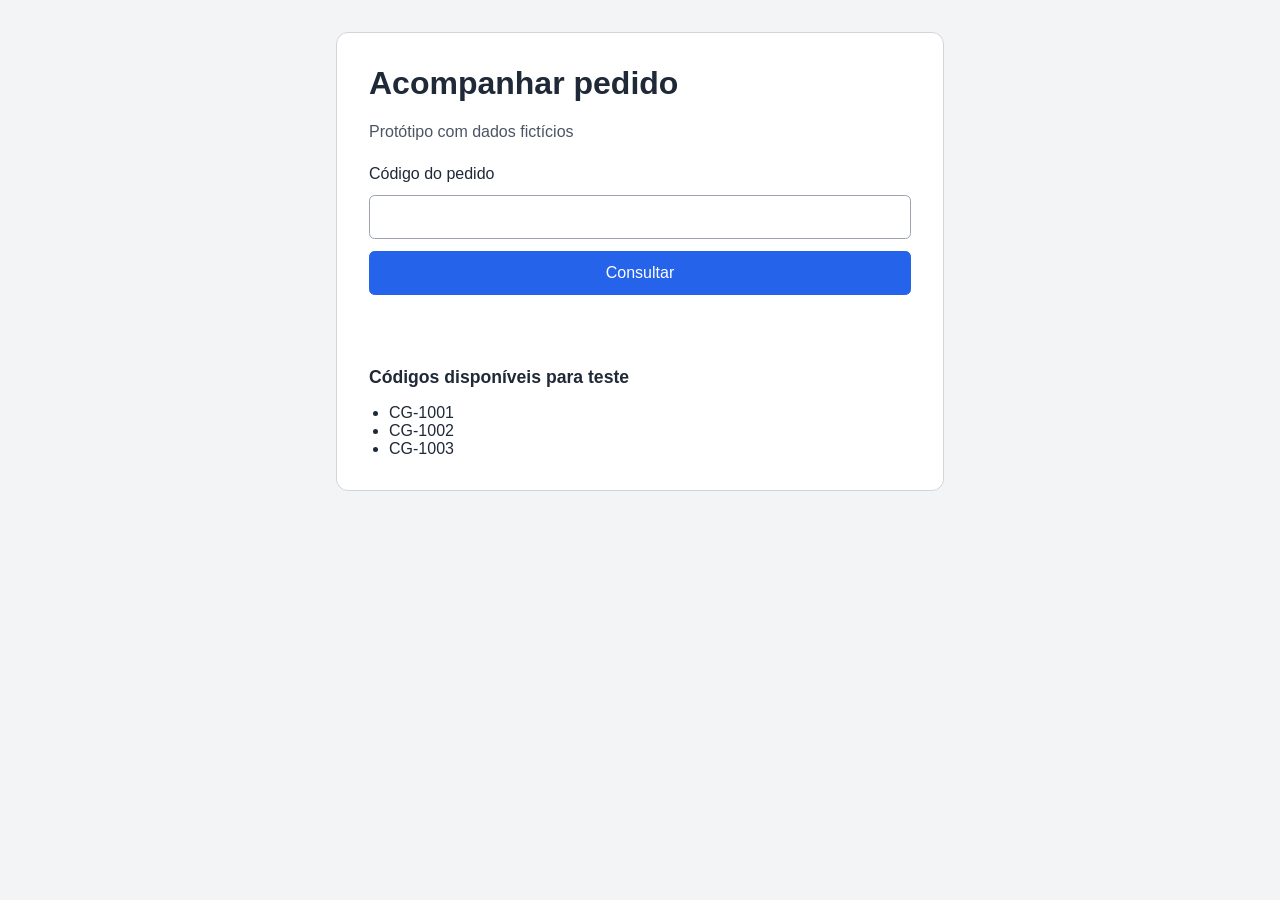
<file: src/main/resources/static/prototipos/acompanhamento/index.html>
<!DOCTYPE html>
<html lang="pt-BR">
<head>
    <meta charset="UTF-8">
    <meta name="viewport" content="width=device-width, initial-scale=1.0">
    <title>Acompanhar pedido</title>
    <link rel="stylesheet" href="style.css">
    <script src="script.js" defer></script>
</head>
<body>
    <main>
        <h1>Acompanhar pedido</h1>
        <p class="aviso-prototipo">Protótipo com dados fictícios</p>

        <form>
            <label for="codigo-pedido">Código do pedido</label>
            <input type="text" id="codigo-pedido" name="codigo-pedido">
            <button type="submit">Consultar</button>
        </form>

        <output id="resultado-consulta" aria-live="polite"></output>

        <section aria-labelledby="codigos-disponiveis">
            <h2 id="codigos-disponiveis">Códigos disponíveis para teste</h2>
            <ul id="lista-codigos"></ul>
        </section>
    </main>
</body>
</html>
</file>
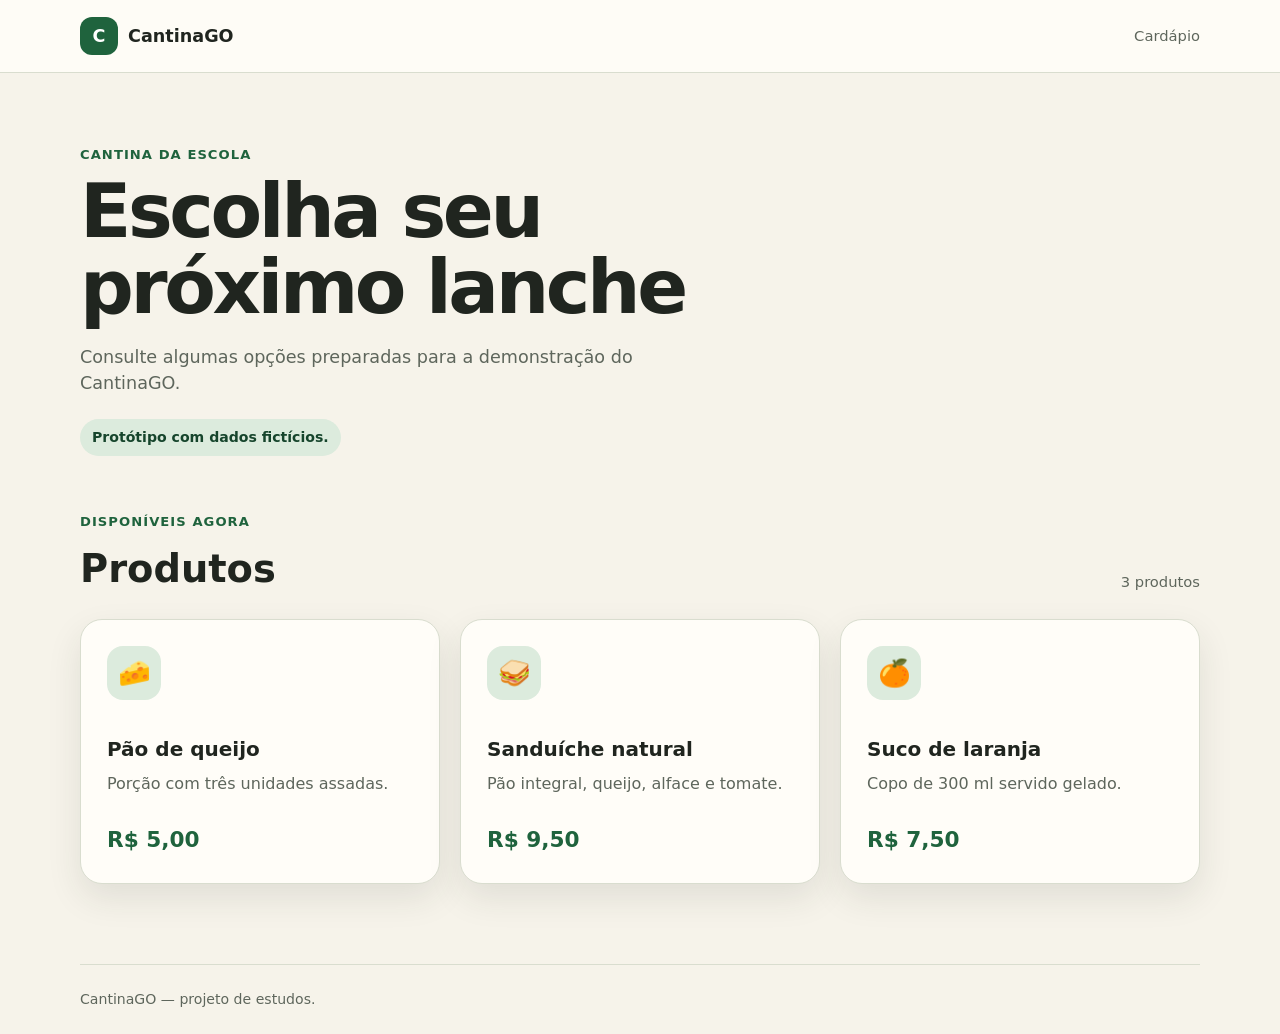
<file: src/main/resources/static/prototipos/cardapio/index.html>
<!doctype html>
<html lang="pt-BR">
<head>
    <meta charset="UTF-8">
    <meta name="viewport" content="width=device-width, initial-scale=1">
    <meta name="description" content="Protótipo do cardápio da CantinaGO com dados fictícios.">
    <title>Cardápio | CantinaGO</title>
    <link rel="stylesheet" href="estilos.css">
    <script src="cardapio.js" defer></script>
</head>
<body>
    <header class="cabecalho">
        <div class="cabecalho__conteudo">
            <a class="marca" href="./" aria-label="Página inicial do protótipo CantinaGO">
                <span class="marca__simbolo" aria-hidden="true">C</span>
                <span>CantinaGO</span>
            </a>
            <span class="identificacao">Cardápio</span>
        </div>
    </header>

    <main>
        <section class="apresentacao" aria-labelledby="titulo-cardapio">
            <p class="apresentacao__categoria">Cantina da escola</p>
            <h1 id="titulo-cardapio">Escolha seu próximo lanche</h1>
            <p class="apresentacao__descricao">
                Consulte algumas opções preparadas para a demonstração do CantinaGO.
            </p>
            <p class="aviso">Protótipo com dados fictícios.</p>
        </section>

        <section class="cardapio" aria-labelledby="titulo-produtos">
            <div class="cardapio__cabecalho">
                <div>
                    <p class="cardapio__categoria">Disponíveis agora</p>
                    <h2 id="titulo-produtos">Produtos</h2>
                </div>
                <p id="quantidade-produtos" class="quantidade" aria-live="polite"></p>
            </div>

            <div id="lista-produtos" class="lista-produtos" role="list"></div>
        </section>
    </main>

    <footer>
        <p>CantinaGO — projeto de estudos.</p>
    </footer>
</body>
</html>
</file>
<file: src/main/resources/static/prototipos/acompanhamento/style.css>
:root {
    font-family: Arial, sans-serif;
    color: #1f2937;
    background-color: #f3f4f6;
}

* {
    box-sizing: border-box;
}

body {
    margin: 0;
    padding: 2rem 1rem;
}

main {
    width: min(100%, 38rem);
    margin: 0 auto;
    padding: 2rem;
    background-color: #ffffff;
    border: 1px solid #d1d5db;
    border-radius: 0.75rem;
}

h1,
h2 {
    margin-top: 0;
}

h2 {
    font-size: 1.1rem;
}

.aviso-prototipo {
    color: #4b5563;
}

form {
    display: grid;
    gap: 0.75rem;
    margin: 1.5rem 0;
}

input,
button {
    min-height: 2.75rem;
    padding: 0.6rem 0.75rem;
    font: inherit;
    border: 1px solid #9ca3af;
    border-radius: 0.35rem;
}

button {
    color: #ffffff;
    background-color: #2563eb;
    border-color: #2563eb;
    cursor: pointer;
}

button:hover {
    background-color: #1d4ed8;
}

input:focus-visible,
button:focus-visible {
    outline: 3px solid #f59e0b;
    outline-offset: 2px;
}

output {
    display: block;
    min-height: 1.5rem;
    margin-bottom: 1.5rem;
    font-weight: 600;
}

ul {
    margin-bottom: 0;
    padding-left: 1.25rem;
}

@media (max-width: 30rem) {
    main {
        padding: 1.25rem;
    }
}
</file>
<file: src/main/resources/static/prototipos/cardapio/estilos.css>
:root {
    --cor-fundo: #f6f3ea;
    --cor-superficie: #fffdf8;
    --cor-texto: #20251f;
    --cor-texto-suave: #5e665c;
    --cor-principal: #1f633d;
    --cor-principal-clara: #dcebdd;
    --cor-borda: #d9ddcf;
    --sombra: 0 14px 34px rgb(39 53 39 / 10%);
}

* {
    box-sizing: border-box;
}

body {
    margin: 0;
    min-width: 320px;
    background: var(--cor-fundo);
    color: var(--cor-texto);
    font-family: system-ui, -apple-system, BlinkMacSystemFont, "Segoe UI", sans-serif;
    line-height: 1.5;
}

.cabecalho {
    border-bottom: 1px solid var(--cor-borda);
    background: rgb(255 253 248 / 92%);
}

.cabecalho__conteudo,
main,
footer {
    width: min(1120px, calc(100% - 32px));
    margin-inline: auto;
}

.cabecalho__conteudo {
    display: flex;
    align-items: center;
    justify-content: space-between;
    min-height: 72px;
}

.marca {
    display: inline-flex;
    gap: 10px;
    align-items: center;
    color: var(--cor-texto);
    font-size: 1.1rem;
    font-weight: 750;
    text-decoration: none;
}

.marca__simbolo {
    display: grid;
    width: 38px;
    height: 38px;
    place-items: center;
    border-radius: 12px;
    background: var(--cor-principal);
    color: white;
}

.identificacao,
.quantidade {
    color: var(--cor-texto-suave);
    font-size: 0.92rem;
}

main {
    padding-block: 72px 80px;
}

.apresentacao {
    max-width: 720px;
    margin-bottom: 56px;
}

.apresentacao__categoria,
.cardapio__categoria {
    margin: 0 0 8px;
    color: var(--cor-principal);
    font-size: 0.82rem;
    font-weight: 800;
    letter-spacing: 0.08em;
    text-transform: uppercase;
}

h1,
h2,
h3,
p {
    margin-top: 0;
}

h1 {
    max-width: 650px;
    margin-bottom: 18px;
    font-size: clamp(2.25rem, 7vw, 4.7rem);
    line-height: 1.02;
    letter-spacing: -0.045em;
}

.apresentacao__descricao {
    max-width: 590px;
    margin-bottom: 22px;
    color: var(--cor-texto-suave);
    font-size: 1.1rem;
}

.aviso {
    display: inline-block;
    margin-bottom: 0;
    padding: 8px 12px;
    border-radius: 999px;
    background: var(--cor-principal-clara);
    color: #16452c;
    font-size: 0.88rem;
    font-weight: 700;
}

.cardapio__cabecalho {
    display: flex;
    gap: 24px;
    align-items: end;
    justify-content: space-between;
    margin-bottom: 22px;
}

h2 {
    margin-bottom: 0;
    font-size: clamp(1.75rem, 4vw, 2.4rem);
}

.quantidade {
    margin-bottom: 4px;
}

.lista-produtos {
    display: grid;
    grid-template-columns: repeat(3, minmax(0, 1fr));
    gap: 20px;
}

.produto {
    display: flex;
    min-height: 260px;
    flex-direction: column;
    padding: 26px;
    border: 1px solid var(--cor-borda);
    border-radius: 22px;
    background: var(--cor-superficie);
    box-shadow: var(--sombra);
}

.produto__icone {
    display: grid;
    width: 54px;
    height: 54px;
    margin-bottom: 34px;
    place-items: center;
    border-radius: 16px;
    background: var(--cor-principal-clara);
    font-size: 1.65rem;
}

.produto h3 {
    margin-bottom: 8px;
    font-size: 1.25rem;
}

.produto__descricao {
    margin-bottom: 28px;
    color: var(--cor-texto-suave);
}

.produto__preco {
    margin: auto 0 0;
    color: var(--cor-principal);
    font-size: 1.35rem;
    font-weight: 800;
}

footer {
    padding-block: 24px;
    border-top: 1px solid var(--cor-borda);
    color: var(--cor-texto-suave);
    font-size: 0.88rem;
}

footer p {
    margin-bottom: 0;
}

@media (max-width: 780px) {
    main {
        padding-block: 48px 64px;
    }

    .apresentacao {
        margin-bottom: 44px;
    }

    .lista-produtos {
        grid-template-columns: 1fr;
    }

    .produto {
        min-height: auto;
    }

    .produto__icone {
        margin-bottom: 24px;
    }
}

@media (max-width: 440px) {
    .cabecalho__conteudo,
    main,
    footer {
        width: min(100% - 24px, 1120px);
    }

    .identificacao {
        display: none;
    }

    .cardapio__cabecalho {
        display: block;
    }

    .quantidade {
        margin-top: 8px;
    }

    .produto {
        padding: 22px;
    }
}
</file>
